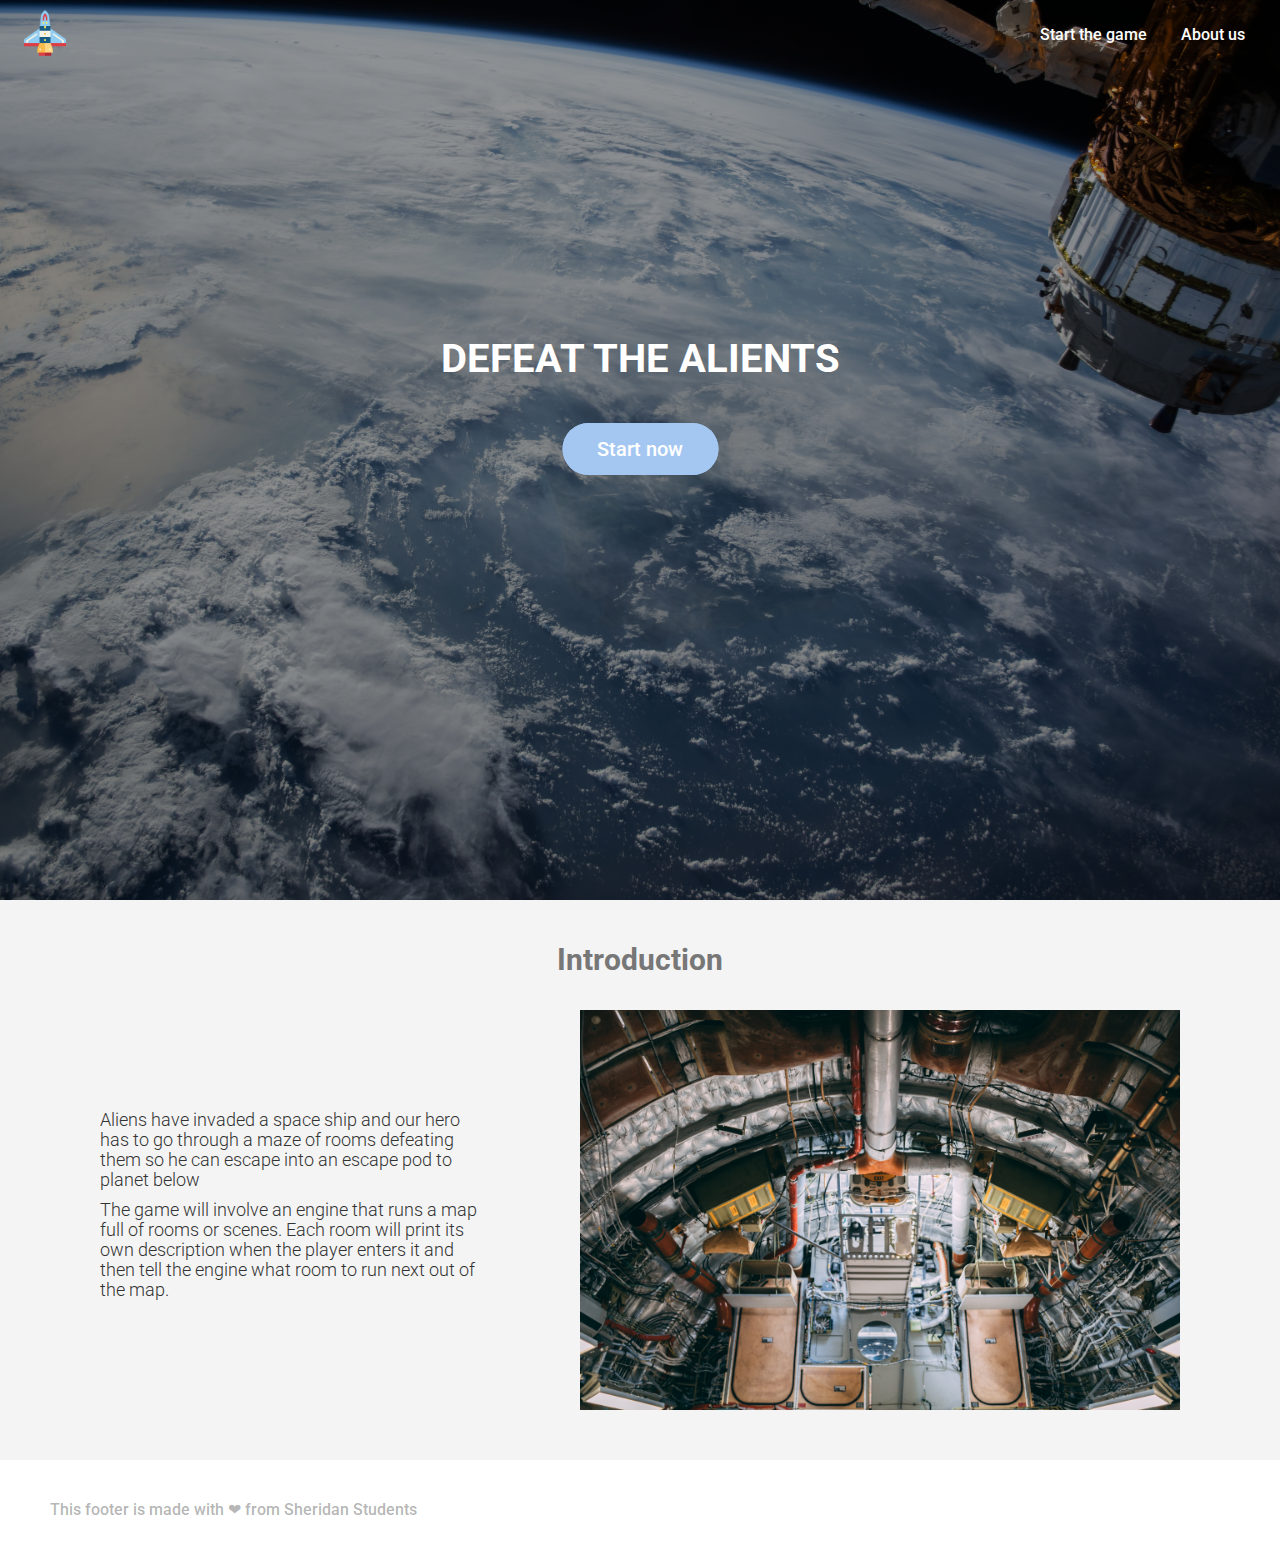
<file: index.html>
<!DOCTYPE html>
<html lang="en">
  <head>
    <meta charset="UTF-8" />
    <meta name="viewport" content="width=device-width, initial-scale=1.0" />
    <meta http-equiv="X-UA-Compatible" content="ie=edge" />
    <link href="https://fonts.googleapis.com/css?family=roboto:300,400,700&display=swap" rel="stylesheet"><link href="https://fonts.googleapis.com/css?family=roboto:300,400,700&display=swap" rel="stylesheet">
    <link rel="stylesheet" href="style.css" />
    <link rel="shortcut icon" type="images/png" href="images/1725557_1.jpg" />

    <title>Aliens Game</title>
  </head>
  <body>
    <header class="header">
      <nav class='navbar navbar-transparent'>
        <a href='./index.html' class='navbar-logo'><img src="./images/spaceship.png" /></a>
        <ul class='navbar-list'>
          <li class='navbar-item' ><a class="navbar-link" href='game.html'>Start the game</a></li>
          <li class='navbar-item' ><a class="navbar-link" href='about_us.html'>About us</a></li>
        </ul>
      </nav>

      <div class="header-main">
        <h1 class="header-title">Defeat the alients</h1>
        <a class="header-action" href="game.html">Start now</a>
      </div>
    </header>

    <main class="introduction">
      <h2>Introduction</h2>
      <div class="introduction-main">
        <div class="introduction-text-container">
          <p>
          Aliens have invaded a space ship and our hero has to go through a maze of
          rooms defeating them so he can escape into an escape pod to planet below
          </p>
          <p>
          The game will involve an engine that runs a map full of rooms or scenes.
          Each room will print its own description when the player enters it and
          then tell the engine what room to run next out of the map.
          </p>
        </div>
        <img src='./images/spaceship-into.jpg' />
      </div>
    </main>

    <footer class="footer">
      <div class="footer-copyright">
        This footer is made with &#10084; from Sheridan Students
      </div>
    </footer>
  </body>
</html>
</file>
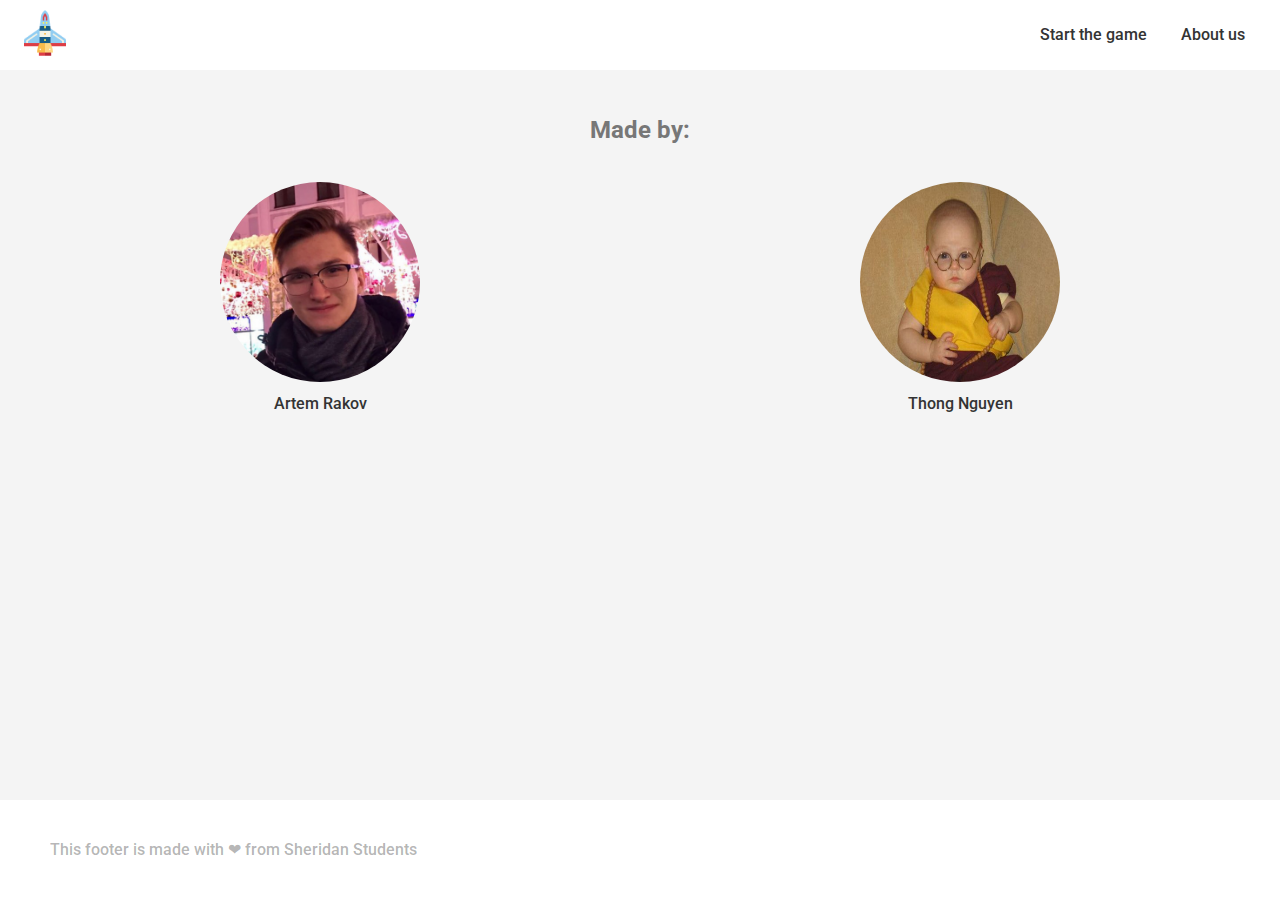
<file: about_us.html>
<!DOCTYPE html>
<html lang="en">
  <head>
    <meta charset="UTF-8" />
    <meta name="viewport" content="width=device-width, initial-scale=1.0" />
    <meta http-equiv="X-UA-Compatible" content="ie=edge" />
    <link href="https://fonts.googleapis.com/css?family=roboto:300,400,700&display=swap" rel="stylesheet"><link href="https://fonts.googleapis.com/css?family=roboto:300,400,700&display=swap" rel="stylesheet">
    <link rel="stylesheet" href="style.css" />

    <link rel="shortcut icon" type="images/png" href="images/1725557_1.jpg" />

    <title>About us</title>
  </head>
  <body>
    <nav class='navbar navbar-white'>
      <a href='./index.html' class='navbar-logo'><img src="./images/spaceship.png" /></a>
      <ul class='navbar-list'>
        <li class='navbar-item' ><a class="navbar-link" href='game.html'>Start the game</a></li>
        <li class='navbar-item' ><a class="navbar-link" href='about_us.html'>About us</a></li>
      </ul>
    </nav>

    <main class='about-us'>
    <h2>Made by:</h2>
    <div class='about-us-people'>
      <ul class='about-us-person'>
        <li><img class='avatar' src='./images/artem.png' /></li>
        <li>Artem Rakov</li>
      </ul>
      <ul class='about-us-person'>
        <li><img class='avatar' src='./images/thong.jpg' /></li>
        <li>Thong Nguyen</li>
      </ul>
    </div>
    </main>

    <footer class="footer">
      <div class="footer-copyright">
        This footer is made with &#10084; from Sheridan Students
      </div>
    </footer>
  </body>
</html>
</file>
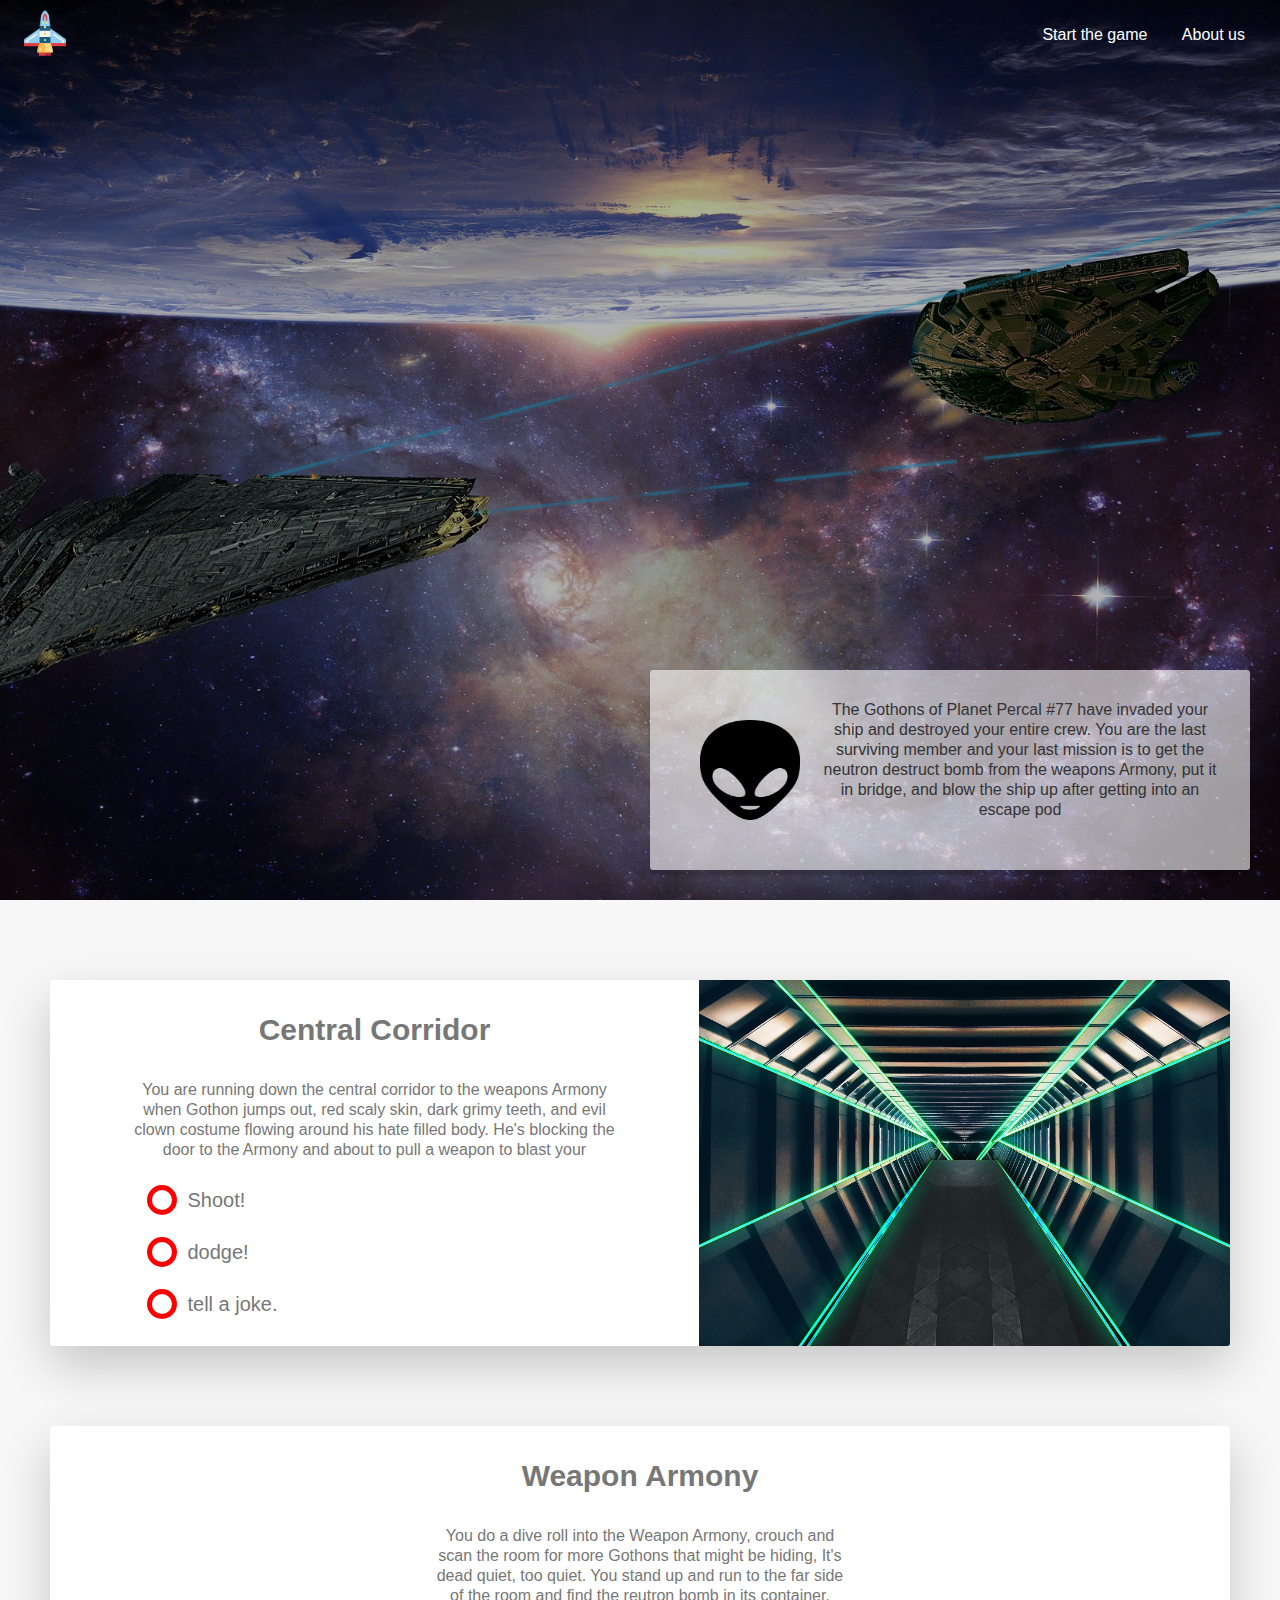
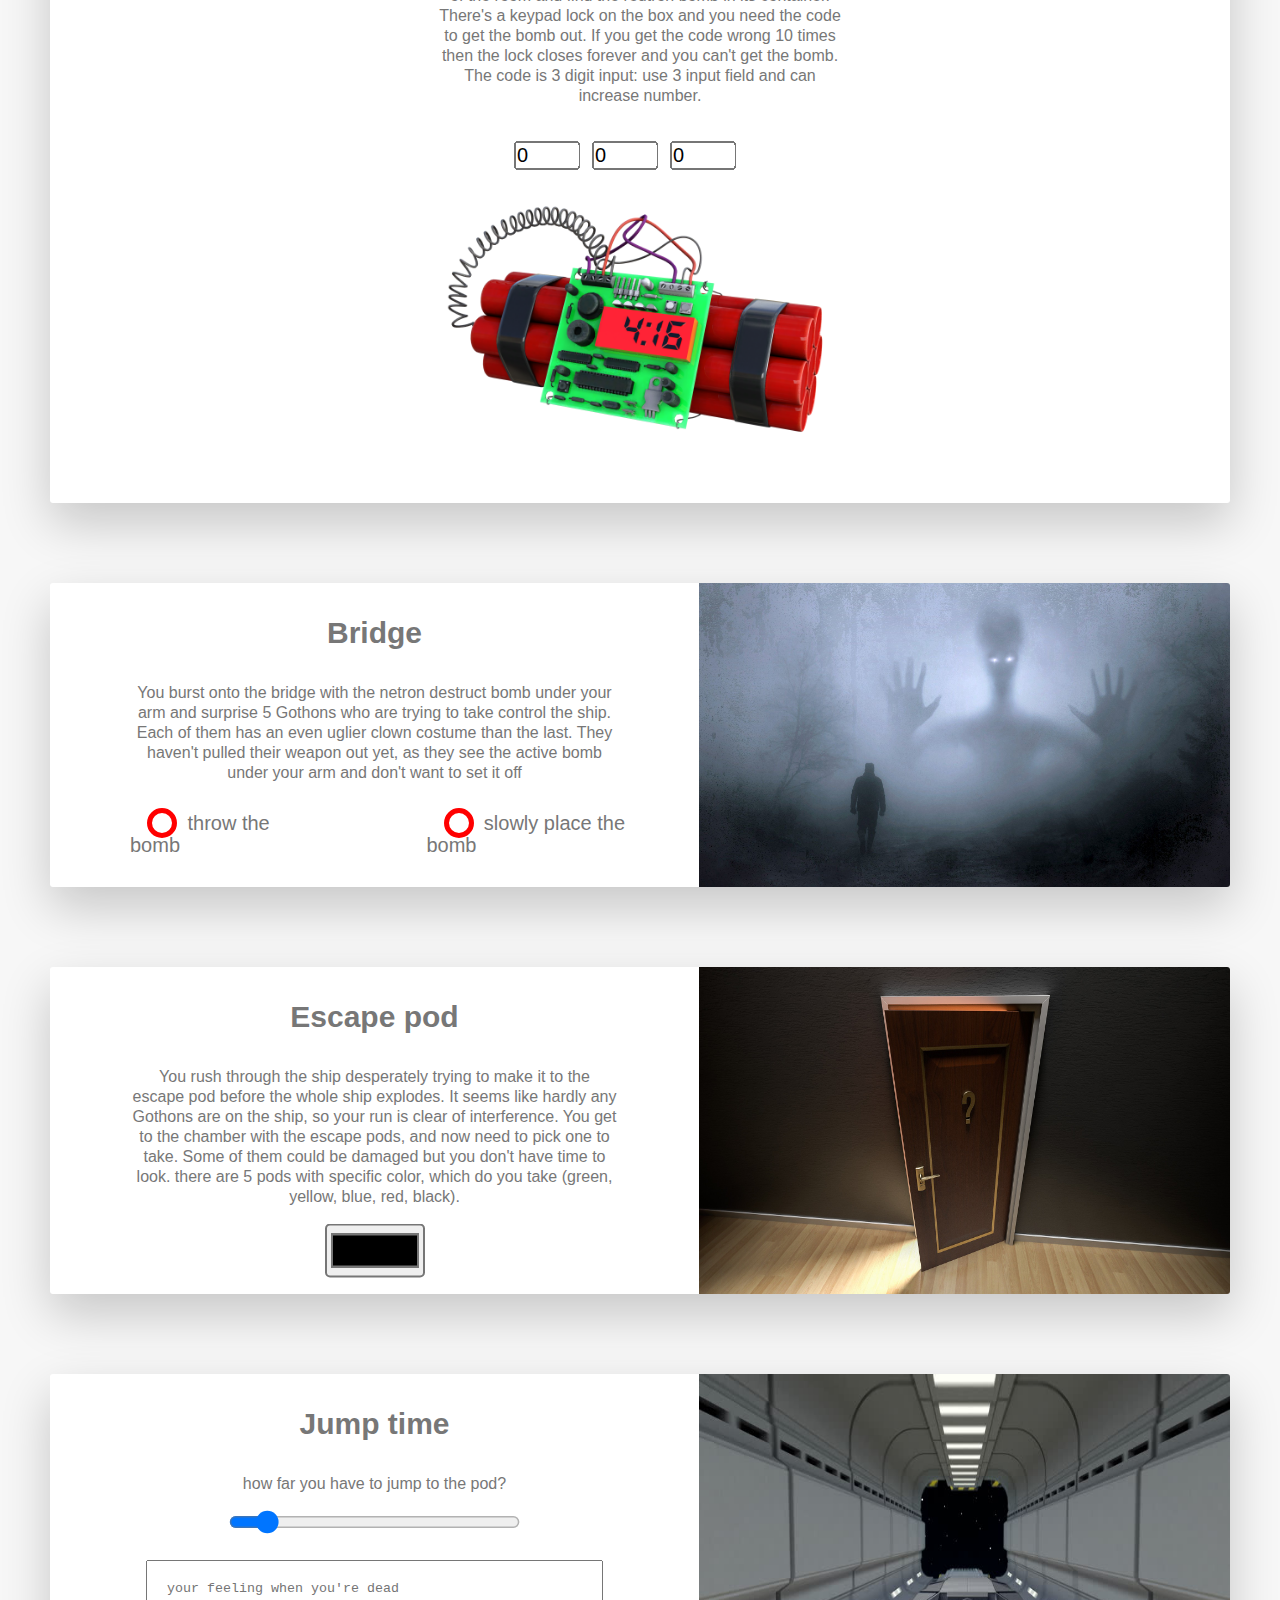
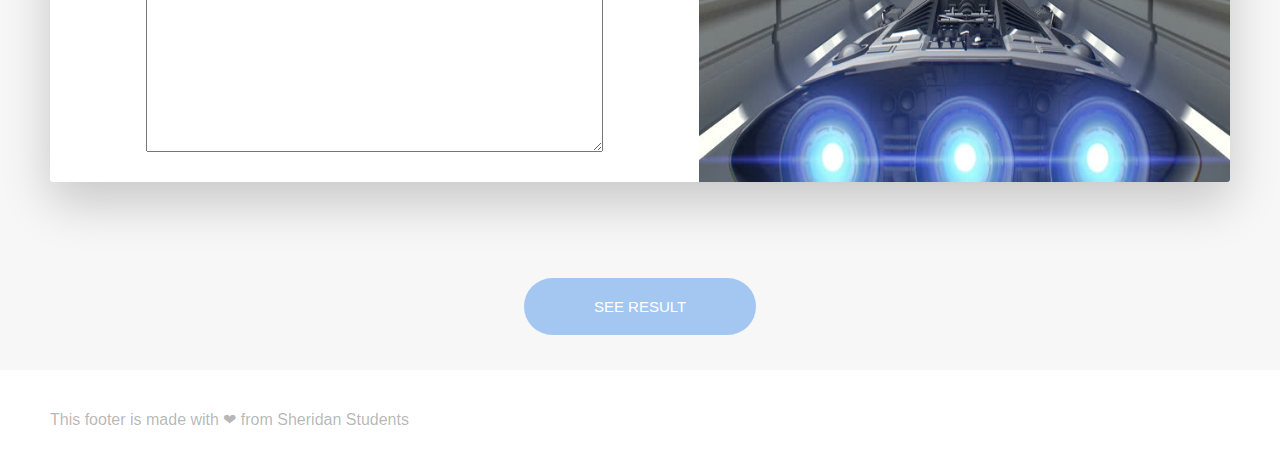
<file: game.html>
<!DOCTYPE html>
<html lang="en">
  <head>
    <meta charset="UTF-8" />
    <meta name="viewport" content="width=device-width, initial-scale=1.0" />
    <meta http-equiv="X-UA-Compatible" content="ie=edge" />

    <link rel="shortcut icon" type="images/png" href="images/1725557_1.jpg" />

    <link rel="stylesheet" href="style.css" />

    <title>Aliens Game</title>
  </head>
  <body class="game">
    <header class="header__game">
      <nav class='navbar navbar-transparent'>
        <a href='/' class='navbar-logo'><img src="./images/spaceship.png" /></a>
        <ul class='navbar-list'>
          <li class='navbar-item'><a class="navbar-link" href='game.html'>Start the game</a></li>
          <li class='navbar-item'><a class="navbar-link" href='about_us.html'>About us</a></li>
        </ul>
      </nav>
      

      <div class="OpenScene">
        <div class="photo__alien">
          <img src="images/alien-1294345_1280.png" alt="alien" class="alien__photo">
        </div>
        <p>
          The Gothons of Planet Percal #77 have invaded your ship and destroyed
          your entire crew. You are the last surviving member and your last
          mission is to get the neutron destruct bomb from the weapons Armony,
          put it in bridge, and blow the ship up after getting into an escape
          pod
        </p>
      </div>
    </header>

    <main class="game">
      <div class="CentralCorridor box">

        <div class="content">
          <div class="content-choice">
            <h2 class="header-2">Central Corridor</h2>
            <div class="description">
              <p>
                You are running down the central corridor to the weapons Armony when
                Gothon jumps out, red scaly skin, dark grimy teeth, and evil clown
                costume flowing around his hate filled body. He's blocking the door to
                the Armony and about to pull a weapon to blast your
                <br />
              </p>
            </div>
          
          
          <div class="shoot choice">
            <input type="radio" class="radio-input" id="shoot__input" name="choice" />
            <label for="shoot__input" class="radio-label">
              <span class="radio__button"></span>
              Shoot!
            </label>
          </div>
          
          <div class="dodge choice">
            <input type="radio" class="radio-input" id="dodge__input" name="choice" />
            <label for="dodge__input" class="radio-label">
              <span class="radio__button"></span>
              dodge!
            </label>
          </div>
          
          <div class="joke choice">
            <input type="radio" class="radio-input" id="joke__input" name="choice" />
            <label for="joke__input" class="radio-label">
              <span class="radio__button"></span>
              tell a joke.
            </label>
          </div>
        </div>
        <img src="images/tunnel-3233082_1920.jpg" alt="CentralCorridor">
        </div>
        
      </div>

      <div class="LaserWeaponArmony box">
        <div class="LaserWeaponArmony__content">

          <h2 class="header-2">Weapon Armony</h2>
          <p>
            You do a dive roll into the Weapon Armony, crouch and scan the room
            for more Gothons that might be hiding, It's dead quiet, too quiet. You
            stand up and run to the far side of the room and find the reutron bomb
            in its container.
            <br />
            There's a keypad lock on the box and you need the code to get the bomb
            out. If you get the code wrong 10 times then the lock closes forever
            and you can't get the bomb. The code is 3 digit input: use 3 input
            field and can increase number.
          </p>
          <div class="range-choice">
            <span class="range__wrapper">
              <input type="number" class="range-wrapper__number" name="number" value="0" max="9" min="0" />
            </span>
  
            <span class="range__wrapper">
              <input type="number" class="range-wrapper__number" name="number" value="0" max="9" min="0" />
            </span>
  
            <span class="range__wrapper">
              <input type="number" class="range-wrapper__number" name="number" value="0" max="9" min="0" />
            </span>
  
  
            
          </div>

          <img src="images/dynamite-4141654_1920.png" alt="bomb">
        </div>
      </div>

      <div class="TheBridge box">
        <div class="content">
          <div class="content-choice">
            <h2 class="header-2">Bridge</h2>
            <div class="description">
              <p>
                You burst onto the bridge with the netron destruct bomb under your arm
                and surprise 5 Gothons who are trying to take control the ship. Each
                of them has an even uglier clown costume than the last. They haven't
                pulled their weapon out yet, as they see the active bomb under your
                arm and don't want to set it off
              </p>
            
            </div>
            <div class="choice-box">
              <div class="throw choice">
                <input type="radio" class="radio-input" id="throw__input" name="choice" />
                <label for="throw__input" class="radio-label">
                  <span class="radio__button"></span>
                  throw the bomb
                </label>
              </div>
              
              <div class="slowly-place choice">
                <input type="radio" class="radio-input" id="slowly-place__input" name="choice" />
                <label for="slowly-place__input" class="radio-label">
                  <span class="radio__button"></span>
                  slowly place the bomb
                </label>
              </div>
            </div>
          </div>
          <img src="images/fantasy-2847724_1920.jpg" alt="alien">
        </div>
        

      </div>

      <div class="EscapePod box">

        <div class="content">
          <div class="content-choice center">
            <h2 class="header-2">Escape pod</h2>
            <p class="description">
              You rush through the ship desperately trying to make it to the escape
              pod before the whole ship explodes. It seems like hardly any Gothons
              are on the ship, so your run is clear of interference. You get to the
              chamber with the escape pods, and now need to pick one to take. Some
              of them could be damaged but you don't have time to look. there are 5
              pods with specific color, which do you take (green, yellow, blue, red,
              black).
            </p>

            <input type="color" id="color" name="color" />
          </div>
          <img src="images/door-1590024_1920.jpg" alt="door">
        </div>

        
      </div>

      <div class="Jump box">
        <div class="content right">
          <div class="content-choice center">
            <h2 class="header-2">Jump time</h2>
            <p class="description">how far you have to jump to the pod?</p>
            <div class="input">
<input type="range" id="range__input" name="range" value="10" max="100" min="0" step="10" />
<textarea name="dead" id="text-area" cols="50" rows="10" placeholder="your feeling when you're dead"></textarea>  
            </div>
            
          </div>
          
         <img src="images/2.jpg" alt="door" class="special">
        </div>
        
      </div>

      <div class="result">
        <a href="result.html"> 
          <button class="btn__result">
            <span class="btn__visible">See result</span>
            <span class="btn__invisible">Are you sure ???</span>
          </button>
        </a>
        
      </div>
      
    </main>

    <footer class="footer game__footer">
      <div class="footer-copyright">
        This footer is made with &#10084; from Sheridan Students
      </div>
    </footer>
  </body>
</html>
</file>
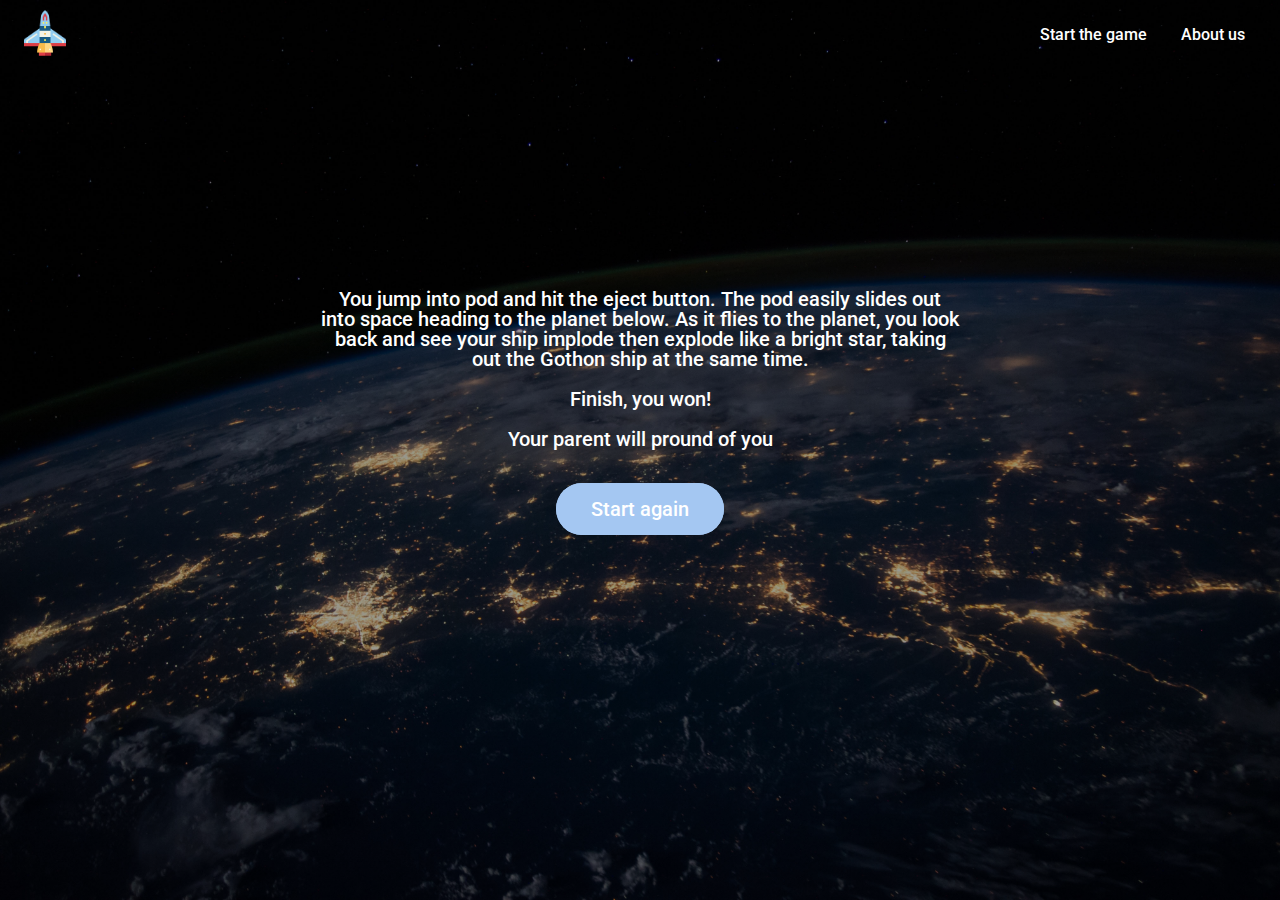
<file: result.html>
<!DOCTYPE html>
<html lang="en">
  <head>
    <meta charset="UTF-8" />
    <meta name="viewport" content="width=device-width, initial-scale=1.0" />
    <meta http-equiv="X-UA-Compatible" content="ie=edge" />
    <link href="https://fonts.googleapis.com/css?family=roboto:300,400,700&display=swap" rel="stylesheet"><link href="https://fonts.googleapis.com/css?family=roboto:300,400,700&display=swap" rel="stylesheet">
    <link rel="stylesheet" href="style.css" />

    <link rel="shortcut icon" type="images/png" href="images/1725557_1.jpg" />

    <title>Results of the game</title>
  </head>
  <body>
    <header class="header header-results">
      <nav class='navbar navbar-transparent'>
        <a href='./index.html' class='navbar-logo'><img src="./images/spaceship.png" /></a>
        <ul class='navbar-list'>
          <li class='navbar-item' ><a class="navbar-link" href='game.html'>Start the game</a></li>
          <li class='navbar-item' ><a class="navbar-link" href='about_us.html'>About us</a></li>
        </ul>
      </nav>

      <div class="header-main">
        <div class="header-main-text">
          <p>
          You jump into pod and hit the eject button. The pod easily slides out
          into space heading to the planet below. As it flies to the planet, you
          look back and see your ship implode then explode like a bright star,
          taking out the Gothon ship at the same time.
          </p>

          <p>Finish, you won!</p>
          <p>Your parent will pround of you</p>
        </div>
        <a class="header-action" href="game.html">Start again</a>
      </div>
    </header>
  </body>
</html>
</file>
<file: style.css>
*,
*::after,
*::before {
  margin: 0;
  padding: 0;
  box-sizing: inherit;
}

html {
  font-size: 62.5%;
}

body {
  box-sizing: border-box;
  font-family: "Roboto", sans-serif;
  font-weight: 500;
  line-height: 2rem;
  color: #777;

  font-size: 1.6rem;
}

.navbar {
  display: flex;
  justify-content: space-between;
  align-items: center;
  padding: 10px 20px;
  height: 70px;
}

.navbar-list {
  list-style: none;
}

.navbar-item {
  display: inline;
}

.navbar-link {
  text-decoration: none;
  margin: 0 15px;
}

.navbar-logo img {
  width: 50px;
}

.navbar-transparent a {
  color: white;
  border-bottom: 1px solid transparent;
}

.navbar-transparent a:hover {
  border-bottom: 1px solid white;
}

.header {
  position: relative;
  height: 100vh;
  background-image: linear-gradient(rgba(0, 0, 0, 0.4), rgba(0, 0, 0, 0.4)),
    url("./images/background.jpg");
  background-size: cover;
  background-position: center;
}

.header-main {
  position: absolute;
  top: 45%;
  left: 50%;
  transform: translate(-50%, -50%);
  text-align: center;
}

.header-title {
  font-size: 40px;
  color: white;
  text-transform: uppercase;
  margin-bottom: 70px;
}

.header-action {
  position: relative;
  color: white;
  padding: 14px 35px;
  border-radius: 4px;
  font-size: 20px;
  background: #a4c7f2;
  text-decoration: none;
  transition: background 0.3s ease;
  border-radius: 50px;
}

.header-action::after {
  background: #a4c7f2;
  content: "";
  height: 100%;
  width: 100%;
  border-radius: 50px;
  position: absolute;
  top: 0;
  left: 0;
  z-index: -1;
  transition: all 0.4s;
}

.header-action:hover {
  box-shadow: 0 5px 20px rgba(0, 0, 0, 0.2);
}

.header-action:hover::after {
  transform: scaleX(1.4) scaleY(1.6);
  opacity: 0;
}

.introduction {
  background: #f4f4f4;
  padding: 50px 100px;
}

.introduction h2 {
  font-size: 30px;
  text-align: center;
  margin-bottom: 40px;
}

.introduction-main {
  display: flex;
  justify-content: center;
  align-items: center;
}

.introduction-main img {
  width: 600px;
  margin-left: 100px;
}

.introduction-text-container p {
  margin-bottom: 10px;
  font-size: 18px;
  font-weight: 300;
  color: #333;
}

.footer {
  background: white;
  display: flex;
  align-items: center;
  justify-content: space-between;
  height: 100px;
  padding: 0px 50px;
  color: rgba(0, 0, 0, 0.3);
}
/**********************************************
Game */

.game {
  background-color: #f7f7f7;
}

.header__game {
  background-image: linear-gradient(rgba(0, 0, 0, 0.3), rgba(0, 0, 0, 0.3)),
    url(images/space-4127334_1920.jpg);
  height: 100vh;
  background-size: cover;
  background-position: center;
  position: relative;
}

.OpenScene {
  background-color: rgba(255, 255, 255, 0.6);
  position: absolute;
  bottom: 3rem;
  right: 3rem;
  width: 60rem;
  height: 20rem;
  display: flex;
  flex-direction: row;
  align-content: center;

  padding: 3rem;
  text-align: center;
  border-radius: 3px;
  box-shadow: 0 5px 3px rgba(0, 0, 0, 0.2);
  color: #333;
  line-height: 2rem;
}

.photo__alien{
  display: flex;
  justify-content: center;
  align-items: center;

  margin: 0 2rem;
}

.alien__photo {

  width: 10rem;
  height: 10rem;
}

.box {
  background-color: #fff;
  margin: 8rem 5rem;
  position: relative;
  box-shadow: 0 2rem 5rem rgba(0, 0, 0, 0.2);
  border-radius: 3px;
  overflow: hidden;
}

.header-2 {
  text-align: center;
  padding: 2rem;
  margin: 2rem;
  font-size: 3rem;
}

.content img {
  width: 45%;
}

.content {
  display: flex;
  flex-direction: row;
}

.description {
  width: 75%;

  margin: 0 auto;
  text-align: center;
}

.radio-input {
  opacity: 0;
  visibility: 0;
}

.choice {
  margin: 3rem;
  margin-left: 8rem;
}

.radio-label {
  position: relative;
  cursor: pointer;
  font-size: 2rem;
  padding-left: 4rem;
}
.radio__button {
  border: 5px solid red;
  border-radius: 50%;
  width: 3rem;
  height: 3rem;
  display: inline-block;
  position: absolute;
  top: 0;
  left: 0;
  transform: translateY(-4px);

  transition: opacity 1s;
}

.radio__button::after {
  content: "";
  height: 1.2rem;
  width: 1.2rem;
  position: absolute;
  top: 50%;
  left: 50%;
  transform: translate(-50%, -50%);
  background-color: red;
  border-radius: 50%;
  display: block;

  opacity: 0;
}

.radio-input:checked ~ .radio-label .radio__button::after {
  opacity: 1;
=======
  color: rgba(0, 0, 0, 0.5);
}

.navbar-logo {
  border: none !important;
}

.navbar-white {
  background: white;
  color: #333;
}

.navbar-white a {
  color: #333;
}

.about-us {
  height: calc(100vh - 170px);
  background: #f4f4f4;
}

.navbar-white a:hover {
  border-bottom: 1px solid #333;
}

.about-us h2 {
  padding-top: 50px;
  text-align: center;
  margin-bottom: 35px;
}

.about-us-people {
  display: flex;
  justify-content: space-around;
  align-items: center;
}

.avatar {
  border-radius: 50%;
  height: 200px;
  width: 200px;
}

.about-us-person {
  list-style: none;
  text-align: center;
}

.about-us-person li {
  margin: 7px 0;
  color: #333;
}

.header-results {
  background-image: linear-gradient(rgba(0,0,0,0.4),rgba(0,0,0,0.4)), url("./images/earth.jpg");
}

.header-main-text p {
  color: white;
  margin-bottom: 20px;
  font-size: 20px;
}

.header-main-text p:last-child {
  margin-bottom: 50px;
>>>>>>> 8c81d0ce85ab393257d98ac9c7e2a745be1a5999
}

.LaserWeaponArmony__content {
  width: 70%;
  margin: 0 auto;
  text-align: center;
}

.LaserWeaponArmony__content img {
  width: 50%;
  margin-top: -8rem;
}

.LaserWeaponArmony__content p {
  width: 50%;
  margin: 2rem auto;
}

.range__wrapper {
  position: relative;
}

.range-wrapper__number {
  transform: scale(1.5);
  margin-top: 2rem;
  margin-right: 3rem;
}

.center {
  text-align: center;
}

.content-choice {
  width: 55%;
}

.right {
  justify-content: flex-end;
}

.choice-box {
  display: flex;
  flex-direction: row;
}

.input {
  display: flex;
  flex-direction: column;
  align-items: center;
}

#color {
  margin: 3rem;
  transform: scale(2);
}

#range__input {
  transform: scale(1.5);
  margin-top: 2rem;
  width: 30%;
}

#text-area {
  margin: 3rem;
  padding: 2rem;
}

.result {
  padding: 3.5rem 0;
  text-align: center;
}

.btn__result {
  font-size: 1.5rem;
  font-weight: 300;
  text-transform: uppercase;
  border-radius: 100px;
  border: none;
  background-color: #a4c7f2;
  position: relative;
  overflow: hidden;
  color: white;
  margin-top: -8rem;
}

.btn__result:focus {
  outline: none;
}

.btn__visible {
  display: inline-block;
  padding: 2rem 7rem;
  transition: all 0.2s;
}

.btn__invisible {
  display: inline-block;
  position: absolute;
  padding: 2rem 0;
  height: 100%;
  width: 100%;
  left: 0;
  top: -100%;
  transition: all 0.2s;
}

.btn__result:hover .btn__visible {
  transform: translateY(100%);
}

.btn__result:hover .btn__invisible {
  top: 0;
}

.game__footer {
  background-color: #fff;
}
</file>
